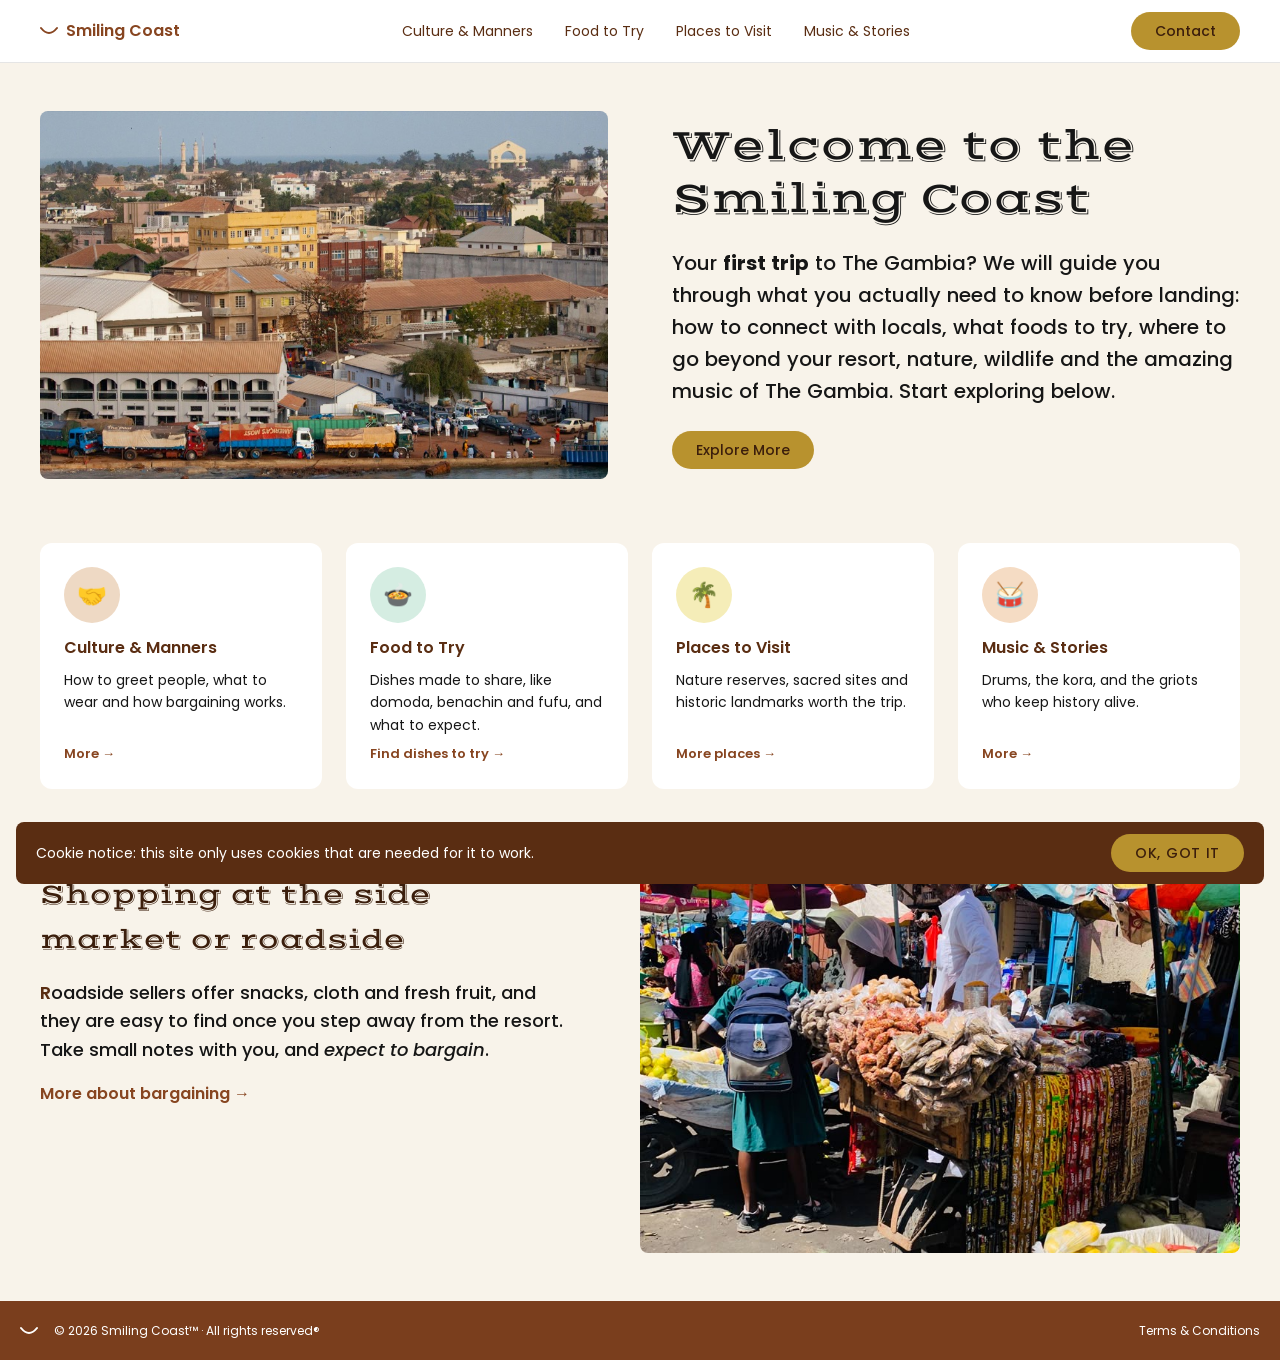
<file: index.html>
<!DOCTYPE html>
<html lang="en">
	<head>
		<meta charset="utf-8">
		<meta name="viewport" content="width=device-width, initial-scale=1">
		<meta name="description" content="A first-timer's travel guide to The Gambia: local manners, food to try, places to visit and the music of the Smiling Coast.">
		<meta name="keywords" content="Gambia, travel guide, Banjul, Gambian food, kora music">
		<meta name="author" content="M. Juwara">
		<title>Smiling Coast Guide | Home</title>
		<link rel="icon" type="image/svg+xml" href="img/favicon.svg">
		<link rel="stylesheet" type="text/css" href="https://fonts.googleapis.com/css2?family=Poppins:wght@400;500;600&amp;family=Vast+Shadow&amp;display=swap">
		<link rel="stylesheet" type="text/css" href="css/style.css">
	</head>
	<body>
		<header class="site-header">
			<a class="logo" href="index.html">
				<svg class="logo-svg" width="18" height="10" viewBox="0 0 18 10"><path d="M1 2 Q9 12 17 2" fill="none" stroke="currentColor" stroke-width="2" stroke-linecap="round"/></svg>
				Smiling Coast
			</a>
			<nav class="site-nav">
				<ul>
					<li><a href="culture.html">Culture &amp; Manners</a></li>
					<li><a href="food.html">Food to Try</a></li>
					<li><a href="place.html">Places to Visit</a></li>
					<li><a href="music.html">Music &amp; Stories</a></li>
				</ul>
			</nav>
			<a class="btn" href="contact.html">Contact</a>
		</header>

		<main>
			<section class="hero">
				<figure class="hero-image">
					<img src="img/coverImage-banner.jpg" alt="Aerial view of the Banjul waterfront" title="The Banjul capital city">
					<figcaption class="visually-hidden">Banjul, The Gambia</figcaption>
				</figure>
				<header class="hero-content">
					<h1>Welcome to the Smiling Coast</h1>
					<p class="hero-text">Your <strong>first trip</strong> to The Gambia? We will guide you through what you actually need to know before landing: how to connect with locals, what foods to try, where to go beyond your resort, nature, wildlife and the amazing music of The Gambia. Start exploring below.</p>
					<a class="btn" href="#explore">Explore More</a>
				</header>
			</section>

			<section class="explore" id="explore">
				<h2 class="visually-hidden">Explore the guide</h2>
				<ul class="card-grid">
					<li>
						<a class="card culture-card" href="culture.html">
							<span class="card-icon">&#129309;</span>
							<h3 class="card-label">Culture &amp; Manners</h3>
							<p class="card-text">How to greet people, what to wear and how bargaining works.</p>
							<span class="card-more">More &rarr;</span>
						</a>
					</li>
					<li>
						<a class="card food-card" href="food.html">
							<span class="card-icon">&#127858;</span>
							<h3 class="card-label">Food to Try</h3>
							<p class="card-text">Dishes made to share, like domoda, benachin and fufu, and what to expect.</p>
							<span class="card-more">Find dishes to try &rarr;</span>
						</a>
					</li>
					<li>
						<a class="card place-card" href="place.html">
							<span class="card-icon">&#127796;</span>
							<h3 class="card-label">Places to Visit</h3>
							<p class="card-text">Nature reserves, sacred sites and historic landmarks worth the trip.</p>
							<span class="card-more">More places &rarr;</span>
						</a>
					</li>
					<li>
						<a class="card music-card" href="music.html">
							<span class="card-icon">&#129345;</span>
							<h3 class="card-label">Music &amp; Stories</h3>
							<p class="card-text">Drums, the kora, and the griots who keep history alive.</p>
							<span class="card-more">More &rarr;</span>
						</a>
					</li>
				</ul>
			</section>

			<article class="market">
				<figure class="market-image">
					<img src="img/marketSide.JPG" alt="Side market, roadside stall sellings snacks, dried fish." title="A roadside market outside Banjul">
					<figcaption class="visually-hidden">Roadside stalls are where everyday life happens.</figcaption>
				</figure>
				<h2 class="media-h2">Shopping at the side market or roadside</h2>
				<p class="market-text">Roadside sellers offer snacks, cloth and fresh fruit, and they are easy to find once you step away from the resort. Take small notes with you, and <em>expect to bargain</em>.</p>
				<p class="market-more"><a href="culture.html">More about bargaining &rarr;</a></p>
			</article>
		</main>

		<footer class="site-footer">
			<p class="footer-info">
				<svg class="logo-icon" width="18" height="10" viewBox="0 0 18 10"><path d="M1 2 Q9 12 17 2" fill="none" stroke="currentColor" stroke-width="2" stroke-linecap="round"/></svg>
				<span class="footer-copy">&copy; 2026 Smiling Coast&trade; &middot; All rights reserved&reg;</span>
			</p>
			<ul class="footer-links">
				<li><a href="terms.html">Terms &amp; Conditions</a></li>
			</ul>
		</footer>

		<aside class="cookies" id="cookies">
			<p>Cookie notice: this site only uses cookies that are needed for it to work.</p>
			<a class="btn" href="#cookies">OK, got it</a>
		</aside>
	</body>
</html>
</file>
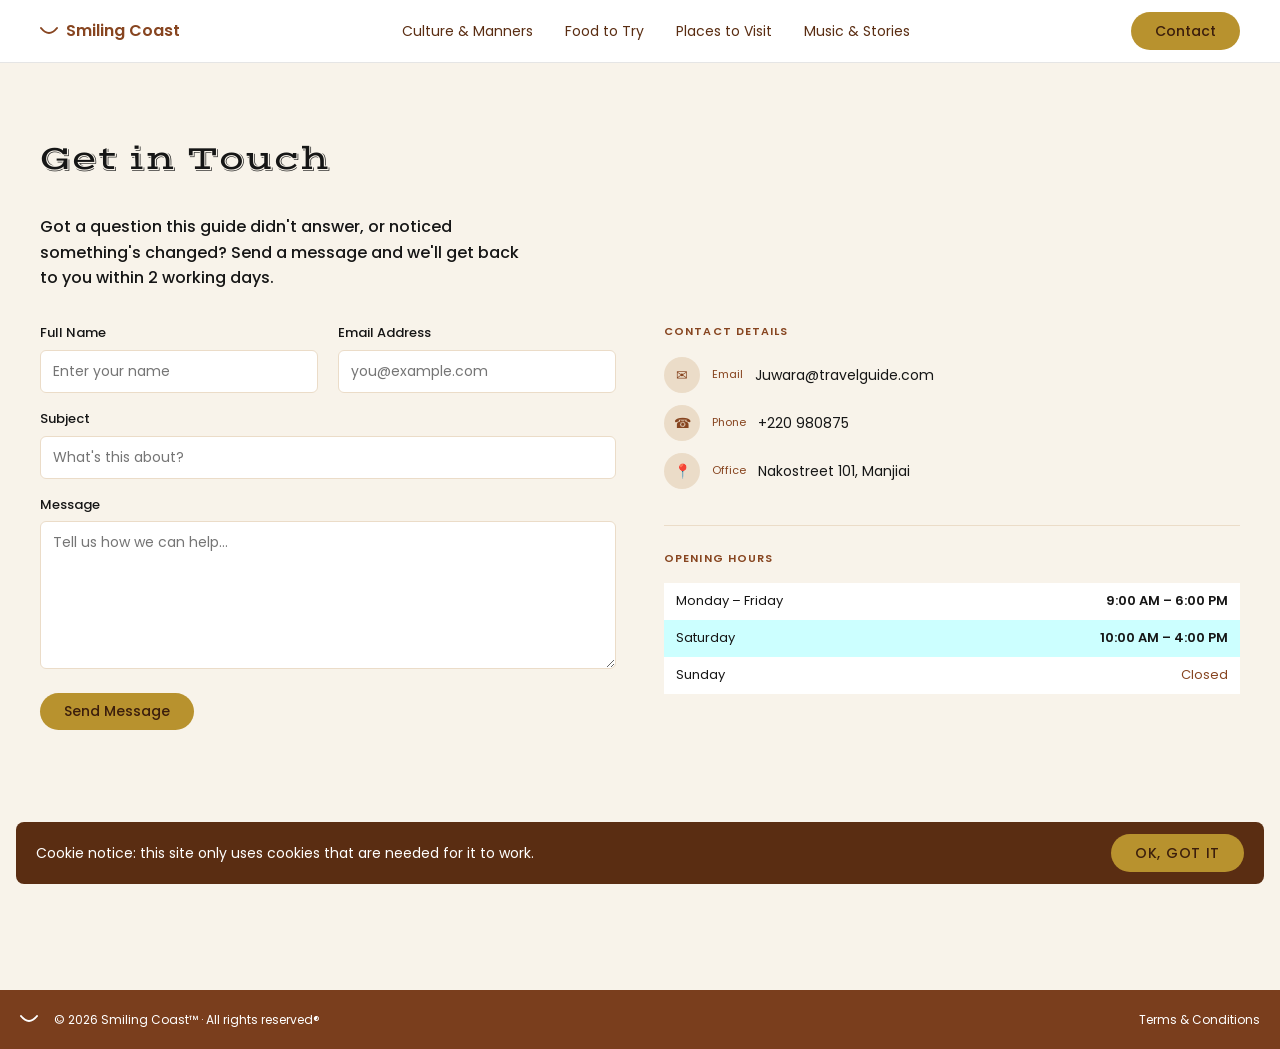
<file: contact.html>
<!DOCTYPE html>
<html lang="en">
<head>
	<meta charset="utf-8">
	<meta name="viewport" content="width=device-width, initial-scale=1">
	<meta name="description" content="Questions about travelling to the Gambia? Send the Smiling Coast guide a message, or find our email, phone number and opening hours.">
	<meta name="keywords" content="Gambia, contact, travel guide, opening hours, Smiling Coast">
	<meta name="author" content="M. Juwara">
	<title>Contact</title>
	<link rel="icon" type="image/svg+xml" href="img/favicon.svg">
	<link rel="stylesheet" type="text/css" href="https://fonts.googleapis.com/css2?family=Poppins:wght@400;500;600&amp;family=Vast+Shadow&amp;display=swap">
	<link rel="stylesheet" type="text/css" href="css/style.css">
</head>
<body>
	<header class="site-header">
		<a class="logo" href="index.html">
			<svg class="logo-svg" width="18" height="10" viewBox="0 0 18 10"><path d="M1 2 Q9 12 17 2" fill="none" stroke="currentColor" stroke-width="2" stroke-linecap="round"/></svg>
			Smiling Coast
		</a>
		<nav class="site-nav">
			<ul>
				<li><a href="culture.html">Culture &amp; Manners</a></li>
				<li><a href="food.html">Food to Try</a></li>
				<li><a href="place.html">Places to Visit</a></li>
				<li><a href="music.html">Music &amp; Stories</a></li>
			</ul>
		</nav>
		<a class="btn" href="contact.html" aria-current="page">Contact</a>
	</header>

	<main>
		<section class="contact-intro">
			<h1 class="culture-h1">Get in Touch</h1>
			<p>Got a question this guide didn't answer, or noticed something's changed? Send a message and we'll get back to you within 2 working days.</p>
		</section>

		<section class="contact-layout">
			<h2 class="visually-hidden">Send a message</h2>
			<form class="contact-form" action="#" method="post">
				<fieldset>
					<legend class="visually-hidden">Send us a message</legend>
					<p class="field">
						<label for="name">Full Name</label>
						<input type="text" id="name" name="name" placeholder="Enter your name" required>
					</p>
					<p class="field">
						<label for="email">Email Address</label>
						<input type="email" id="email" name="email" placeholder="you@example.com" required>
					</p>
					<p class="field field-full">
						<label for="subject">Subject</label>
						<input type="text" id="subject" name="subject" placeholder="What's this about?">
					</p>
					<p class="field field-full">
						<label for="message">Message</label>
						<textarea id="message" name="message" rows="6" placeholder="Tell us how we can help..." required></textarea>
					</p>
					<p class="field-full">
						<input class="btn" type="submit" value="Send Message">
					</p>
				</fieldset>
			</form>

			<aside class="contact-info">
				<h2 class="contact-label">Contact details</h2>
				<address>
					<ul class="contact-list">
						<li>
							<span class="contact-icon">&#9993;</span>
							<span class="contact-small">Email</span>
							<a href="mailto:Juwara@travelguide.com">Juwara@travelguide.com</a>
						</li>
						<li>
							<span class="contact-icon">&#9742;</span>
							<span class="contact-small">Phone</span>
							<a href="tel:+220980875">+220 980875</a>
						</li>
						<li>
							<span class="contact-icon">&#128205;</span>
							<span class="contact-small">Office</span>
							Nakostreet 101, Manjiai
						</li>
					</ul>
				</address>

				<table class="hours-table">
					<caption class="contact-label">Opening hours</caption>
					<tbody>
						<tr>
							<th>Monday &ndash; Friday</th>
							<td>9:00 AM &ndash; 6:00 PM</td>
						</tr>
						<tr>
							<th>Saturday</th>
							<td>10:00 AM &ndash; 4:00 PM</td>
						</tr>
						<tr>
							<th>Sunday</th>
							<td class="closed">Closed</td>
						</tr>
					</tbody>
				</table>

				<iframe class="contact-map" src="https://www.google.com/maps/embed?pb=!1m18!1m12!1m3!1d31475.47258405429!2d-16.66503043854973!3d13.457594451883418!2m3!1f0!2f0!3f0!3m2!1i1024!2i768!4f13.1!3m3!1m2!1s0xec29c2965af3807%3A0xa1e31751fbae2c52!2sBanjul%2C%20The%20Gambia!5e0!3m2!1sen!2snl!4v1792010784410!5m2!1sen!2snl" title="Map of Banjul, The Gambia"></iframe>
			</aside>
		</section>
	</main>

	<footer class="site-footer">
		<p class="footer-info">
			<svg class="logo-icon" width="18" height="10" viewBox="0 0 18 10"><path d="M1 2 Q9 12 17 2" fill="none" stroke="currentColor" stroke-width="2" stroke-linecap="round"/></svg>
			<span class="footer-copy">&copy; 2026 Smiling Coast&trade; &middot; All rights reserved&reg;</span>
		</p>
		<ul class="footer-links">
			<li><a href="terms.html">Terms &amp; Conditions</a></li>
		</ul>
	</footer>

	<aside class="cookies" id="cookies">
		<p>Cookie notice: this site only uses cookies that are needed for it to work.</p>
		<a class="btn" href="#cookies">OK, got it</a>
	</aside>
</body>
</html>
</file>
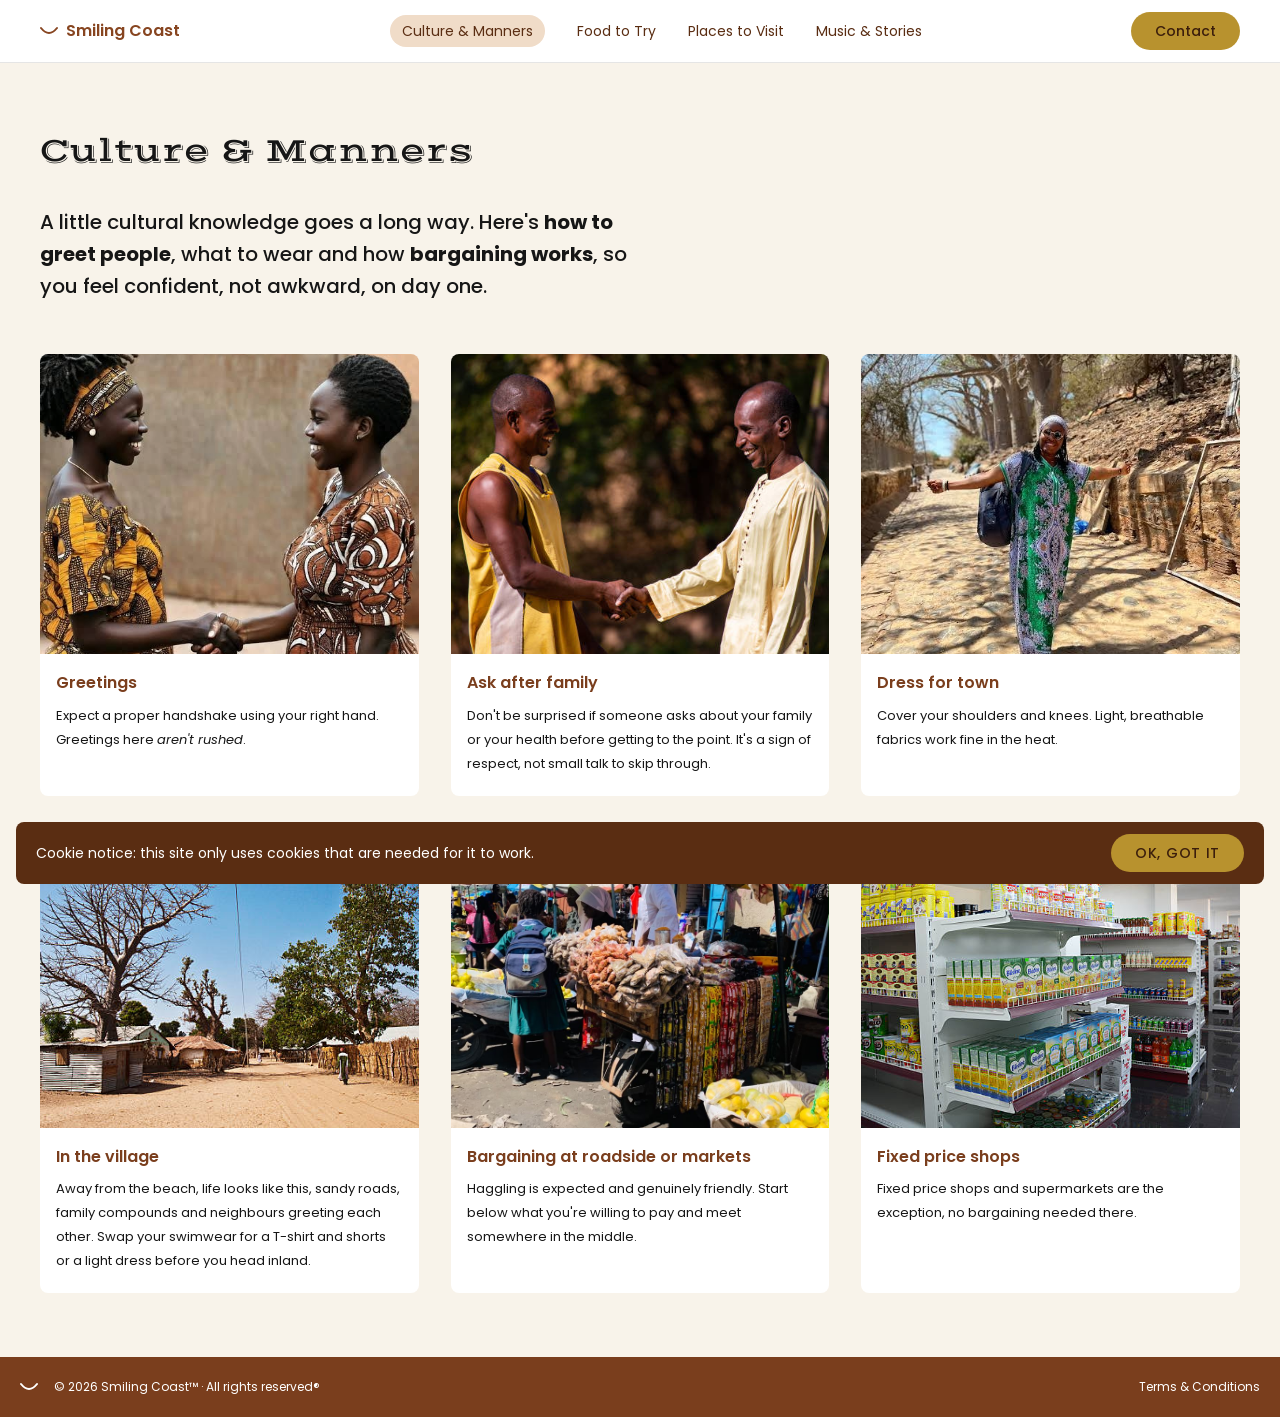
<file: culture.html>
<!DOCTYPE html>
<html lang="en">
<head>
	<meta charset="utf-8">
	<meta name="viewport" content="width=device-width, initial-scale=1">
	<meta name="description" content="How to greet people, what to wear and how to behave as a guest in the Gambia, so you feel at home on the Smiling Coast.">
	<meta name="keywords" content="Gambia, culture, manners, greetings, dress code">
	<meta name="author" content="M. Juwara">
	<title>Culture &amp; Manners</title>
	<link rel="icon" type="image/svg+xml" href="img/favicon.svg">
	<link rel="stylesheet" type="text/css" href="https://fonts.googleapis.com/css2?family=Poppins:wght@400;500;600&amp;family=Vast+Shadow&amp;display=swap">
	<link rel="stylesheet" type="text/css" href="css/style.css">
</head>
<body>
	<header class="site-header">
		<a class="logo" href="index.html">
			<svg class="logo-svg" width="18" height="10" viewBox="0 0 18 10"><path d="M1 2 Q9 12 17 2" fill="none" stroke="currentColor" stroke-width="2" stroke-linecap="round"/></svg>
			Smiling Coast
		</a>
		<nav class="site-nav">
			<ul>
				<li><a class="nav-culture" href="culture.html" aria-current="page">Culture &amp; Manners</a></li>
				<li><a href="food.html">Food to Try</a></li>
				<li><a href="place.html">Places to Visit</a></li>
				<li><a href="music.html">Music &amp; Stories</a></li>
			</ul>
		</nav>
		<a class="btn" href="contact.html">Contact</a>
	</header>

	<main>
		<section class="culture-intro">
			<h1 class="culture-h1">Culture &amp; Manners</h1>
			<p>A little cultural knowledge goes a long way. Here's <strong>how to greet people</strong>, what to wear and how <strong>bargaining works</strong>, so you feel confident, not awkward, on day one.</p>
		</section>

		<section class="greetings-section">
			<h2 class="visually-hidden">Greetings, dress and bargaining</h2>
			<ul class="greetings-list">
				<li>
					<article class="greetings-card">
						<figure>
							<img src="img/greeting.png" alt="Two women shaking hands and smiling" title="Greetings">
							<figcaption class="visually-hidden">A handshake with the right hand is the usual way to say hello.</figcaption>
						</figure>
						<h3>Greetings</h3>
						<p>Expect a proper handshake using your right hand. Greetings here <em>aren't rushed</em>.</p>
					</article>
				</li>
				<li>
					<article class="greetings-card">
						<figure>
							<img src="img/familyGreeting.jpg" alt="Two men laughing together while shaking hands outdoors" title="Greetings">
							<figcaption class="visually-hidden">Asking about someone's family is part of saying hello.</figcaption>
						</figure>
						<h3>Ask after family</h3>
						<p>Don't be surprised if someone asks about your family or your health before getting to the point. It's a sign of respect, not small talk to skip through.</p>
					</article>
				</li>
				<li>
					<article class="greetings-card">
						<figure>
							<img src="img/dressCode.png" alt="Woman in a long green patterned dress standing on a sandy path under trees" title="Dressing for town">
							<figcaption class="visually-hidden">A long, light dress covers shoulders and knees and stays cool.</figcaption>
						</figure>
						<h3>Dress for town</h3>
						<p>Cover your shoulders and knees. Light, breathable fabrics work fine in the heat.</p>
					</article>
				</li>
				<li>
					<article class="greetings-card">
						<figure>
							<img src="img/village.jpg" alt="Sandy village road with a large baobab tree and small houses" title="village">
							<figcaption class="visually-hidden">A village look</figcaption>
						</figure>
						<h3>In the village</h3>
						<p>Away from the beach, life looks like this, sandy roads, family compounds and neighbours greeting each other. Swap your swimwear for a T-shirt and shorts or a light dress before you head inland.</p>
					</article>
				</li>
				<li>
					<article class="greetings-card">
						<figure>
							<img src="img/marketSide.JPG" alt="Busy market stall under colorful umbrellas, with a vendor selling food to a shopper" title="Road market">
							<figcaption class="visually-hidden">At open markets or roadside, prices are agreed by bargaining</figcaption>
						</figure>
						<h3>Bargaining at roadside or markets</h3>
						<p>Haggling is expected and genuinely friendly. Start below what you're willing to pay and meet somewhere in the middle.</p>
					</article>
				</li>
				<li>
					<article class="greetings-card">
						<figure>
							<img src="img/supermarket.jpg" alt="Supermarket shelves stocked with packaged food, juice cartons and canned drinks" title="Supermarket">
							<figcaption class="visually-hidden">In supermarkets, the price on the shelf is the price you pay.</figcaption>
						</figure>
						<h3>Fixed price shops</h3>
						<p>Fixed price shops and supermarkets are the exception, no bargaining needed there.</p>
					</article>
				</li>
			</ul>
		</section>
	</main>

	<footer class="site-footer">
		<p class="footer-info">
			<svg class="logo-icon" width="18" height="10" viewBox="0 0 18 10"><path d="M1 2 Q9 12 17 2" fill="none" stroke="currentColor" stroke-width="2" stroke-linecap="round"/></svg>
			<span class="footer-copy">&copy; 2026 Smiling Coast&trade; &middot; All rights reserved&reg;</span>
		</p>
		<ul class="footer-links">
			<li><a href="terms.html">Terms &amp; Conditions</a></li>
		</ul>
	</footer>

	<aside class="cookies" id="cookies">
		<p>Cookie notice: this site only uses cookies that are needed for it to work.</p>
		<a class="btn" href="#cookies">OK, got it</a>
	</aside>
</body>
</html>
</file>
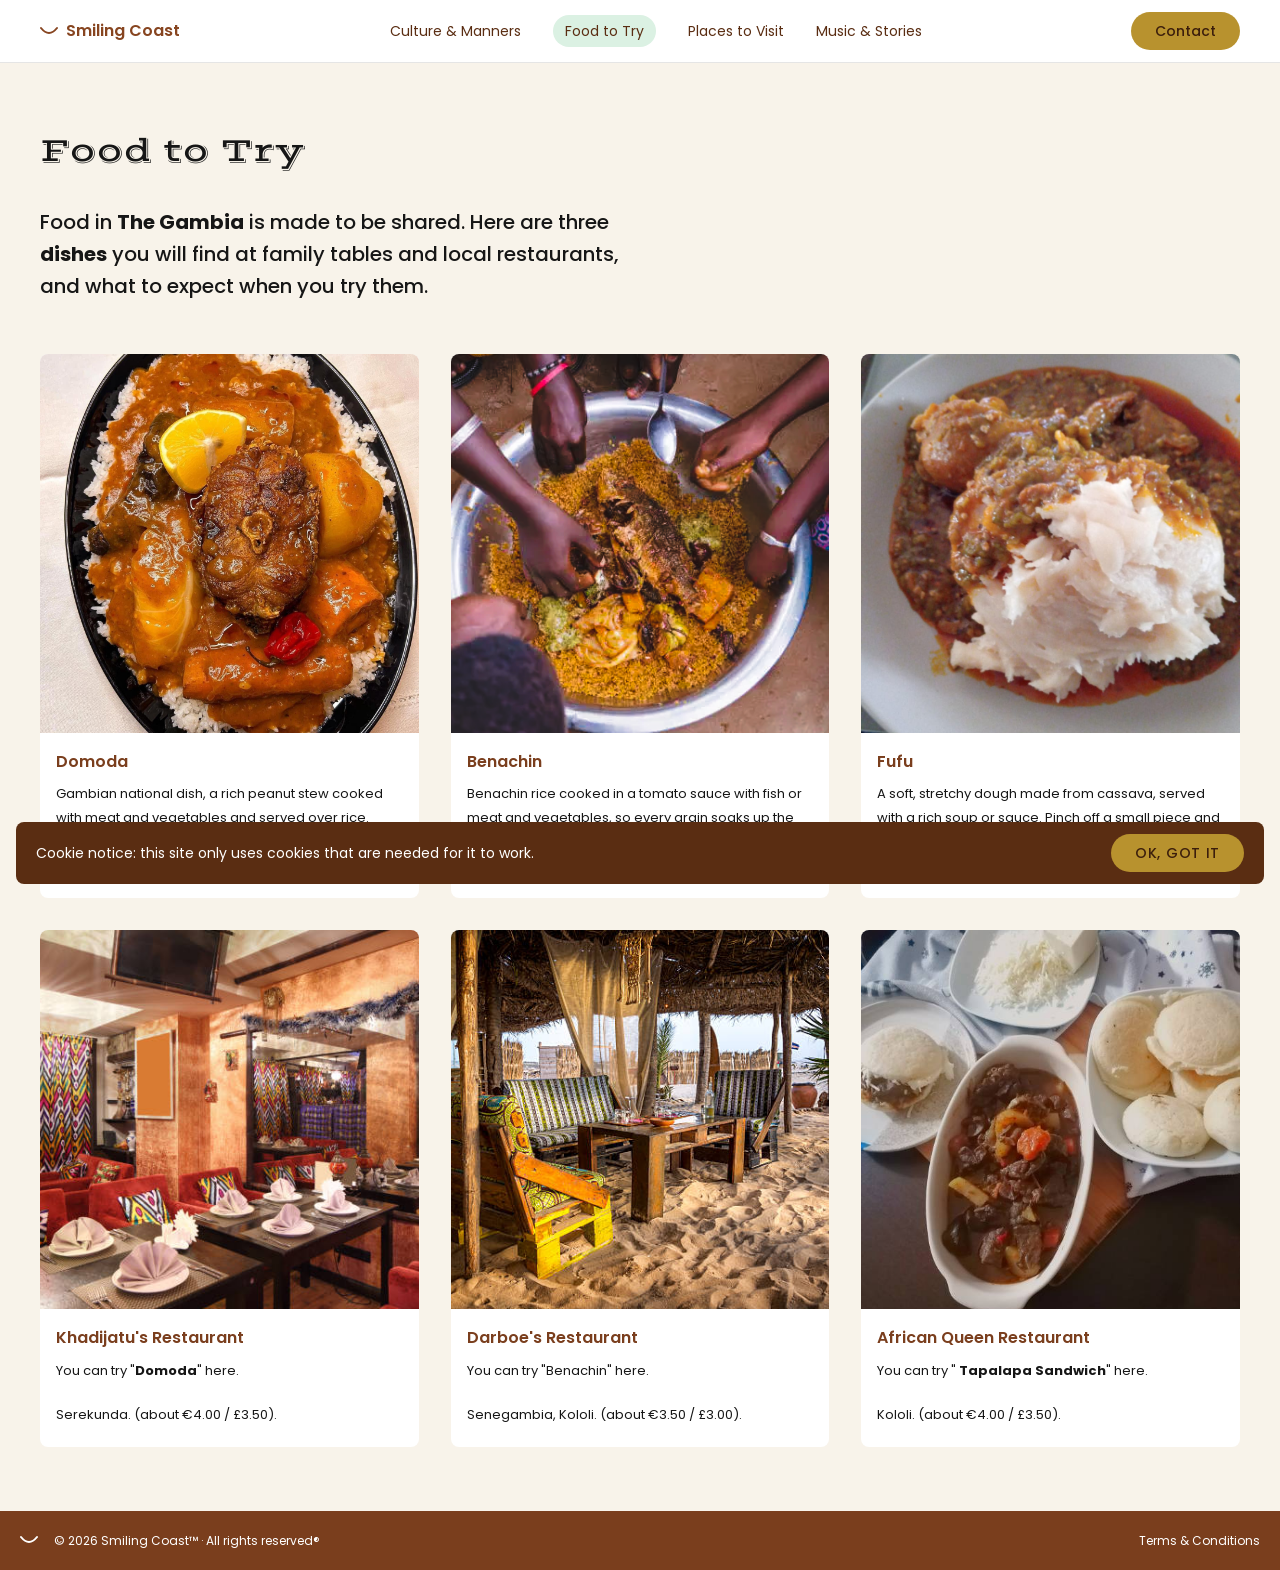
<file: food.html>
<!DOCTYPE html>
<html lang="en">
<head>
	<meta charset="utf-8">
	<meta name="viewport" content="width=device-width, initial-scale=1">
	<meta name="description" content="Gambian dishes locals really eat, like domoda, benachin and fufu, and what to expect when you order them on the Smiling Coast.">
	<meta name="keywords" content="Gambia, Gambian food, domoda, benachin, fufu">
	<meta name="author" content="M. Juwara">
	<title>Food to Try</title>
	<link rel="icon" type="image/svg+xml" href="img/favicon.svg">
	<link rel="stylesheet" type="text/css" href="https://fonts.googleapis.com/css2?family=Poppins:wght@400;500;600&amp;family=Vast+Shadow&amp;display=swap">
	<link rel="stylesheet" type="text/css" href="css/style.css">
</head>
<body>
	<header class="site-header">
		<a class="logo" href="index.html">
			<svg class="logo-svg" width="18" height="10" viewBox="0 0 18 10"><path d="M1 2 Q9 12 17 2" fill="none" stroke="currentColor" stroke-width="2" stroke-linecap="round"/></svg>
			Smiling Coast
		</a>
		<nav class="site-nav">
			<ul>
				<li><a href="culture.html">Culture &amp; Manners</a></li>
				<li><a class="nav-food" href="food.html" aria-current="page">Food to Try</a></li>
				<li><a href="place.html">Places to Visit</a></li>
				<li><a href="music.html">Music &amp; Stories</a></li>
			</ul>
		</nav>
		<a class="btn" href="contact.html">Contact</a>
	</header>

	<main>
		<section class="culture-intro">
			<h1 class="culture-h1">Food to Try</h1>
			<p>Food in <strong>The Gambia</strong> is made to be shared. Here are three <strong>dishes</strong> you will find at family tables and local restaurants, and what to expect when you try them.</p>
		</section>

		<section class="greetings-section">
			<h2 class="visually-hidden">Dishes to try</h2>
			<ul class="greetings-list food-list">
				<li>
					<article class="greetings-card">
						<figure>
							<img src="img/domoda.JPG" alt="Domoda on white rice" title="Domoda">
							<figcaption class="visually-hidden">Domoda Gambia's national dish, a peanut stew served over rice.</figcaption>
						</figure>
						<h3>Domoda</h3>
						<p>Gambian national dish, a rich peanut stew cooked with meat and vegetables and served over rice. Squeeze the lemon over it, and go carefully with the hot pepper.</p>
					</article>
				</li>
				<li>
					<article class="greetings-card">
						<figure>
							<img src="img/Benechin.png" alt="A large metal bowl of benachin rice with fish and vegetables, shared by several people" title="Benachin">
							<figcaption class="visually-hidden">Benachin: rice cooked in tomato sauce with fish and vegetables.</figcaption>
						</figure>
						<h3>Benachin</h3>
						<p>Benachin rice cooked in a tomato sauce with fish or meat and vegetables, so every grain soaks up the flavour. Often cooked for family meals and celebrations.</p>
					</article>
				</li>
				<li>
					<article class="greetings-card">
						<figure>
							<img src="img/fufu.JPG" alt="A fluffy white mound of fufu on a plate in an orange and green sauce." title="Fufu">
							<figcaption class="visually-hidden">A plate of fufu in an orange and green sauce.</figcaption>
						</figure>
						<h3>Fufu</h3>
						<p>A soft, stretchy dough made from cassava, served with a rich soup or sauce. Pinch off a small piece and use it to scoop up the sauce.</p>
					</article>
				</li>
				<li>
					<article class="greetings-card">
						<figure>
							<img src="img/Kadija.jpg" alt="Restaurant interior with red chairs, set tables and colourful zigzag curtains" title="Khadijatu's Restaurant">
							<figcaption class="visually-hidden">Khadijatu's Restaurant in Serekunda.</figcaption>
						</figure>
						<h3>Khadijatu's Restaurant</h3>
						<p>You can try &quot;<strong>Domoda</strong>&quot; here.</p>
						<p>Serekunda. (about &euro;4.00 / &pound;3.50).</p>
					</article>
				</li>
				<li>
					<article class="greetings-card">
						<figure>
							<img src="img/Darbos.jpg" alt="Beach seating with patterned sofas and a wooden table on the sand under a thatched roof" title="Darboe's Restaurant">
							<figcaption class="visually-hidden">Darboe's Restaurant in Senegambia.</figcaption>
						</figure>
						<h3>Darboe's Restaurant</h3>
						<p>You can try &quot;Benachin&quot; here.</p>
						<p>Senegambia, Kololi. (about &euro;3.50 / &pound;3.00).</p>
					</article>
				</li>
				<li>
					<article class="greetings-card">
						<figure>
							<img src="img/AfricanFufu.jpg" alt="Beef stew with vegetables, served with soft white bread rolls and grated cheese" title="African Queen Restaurant">
							<figcaption class="visually-hidden">African Queen Restaurant in Kololi.</figcaption>
						</figure>
						<h3>African Queen Restaurant</h3>
						<p>You can try &quot; <strong>Tapalapa Sandwich</strong>&quot; here.</p>
						<p>Kololi. (about &euro;4.00 / &pound;3.50).</p>
					</article>
				</li>

			</ul>
		</section>
	</main>

	<footer class="site-footer">
		<p class="footer-info">
			<svg class="logo-icon" width="18" height="10" viewBox="0 0 18 10"><path d="M1 2 Q9 12 17 2" fill="none" stroke="currentColor" stroke-width="2" stroke-linecap="round"/></svg>
			<span class="footer-copy">&copy; 2026 Smiling Coast&trade; &middot; All rights reserved&reg;</span>
		</p>
		<ul class="footer-links">
			<li><a href="terms.html">Terms &amp; Conditions</a></li>
		</ul>
	</footer>

	<aside class="cookies" id="cookies">
		<p>Cookie notice: this site only uses cookies that are needed for it to work.</p>
		<a class="btn" href="#cookies">OK, got it</a>
	</aside>
</body>
</html>
</file>
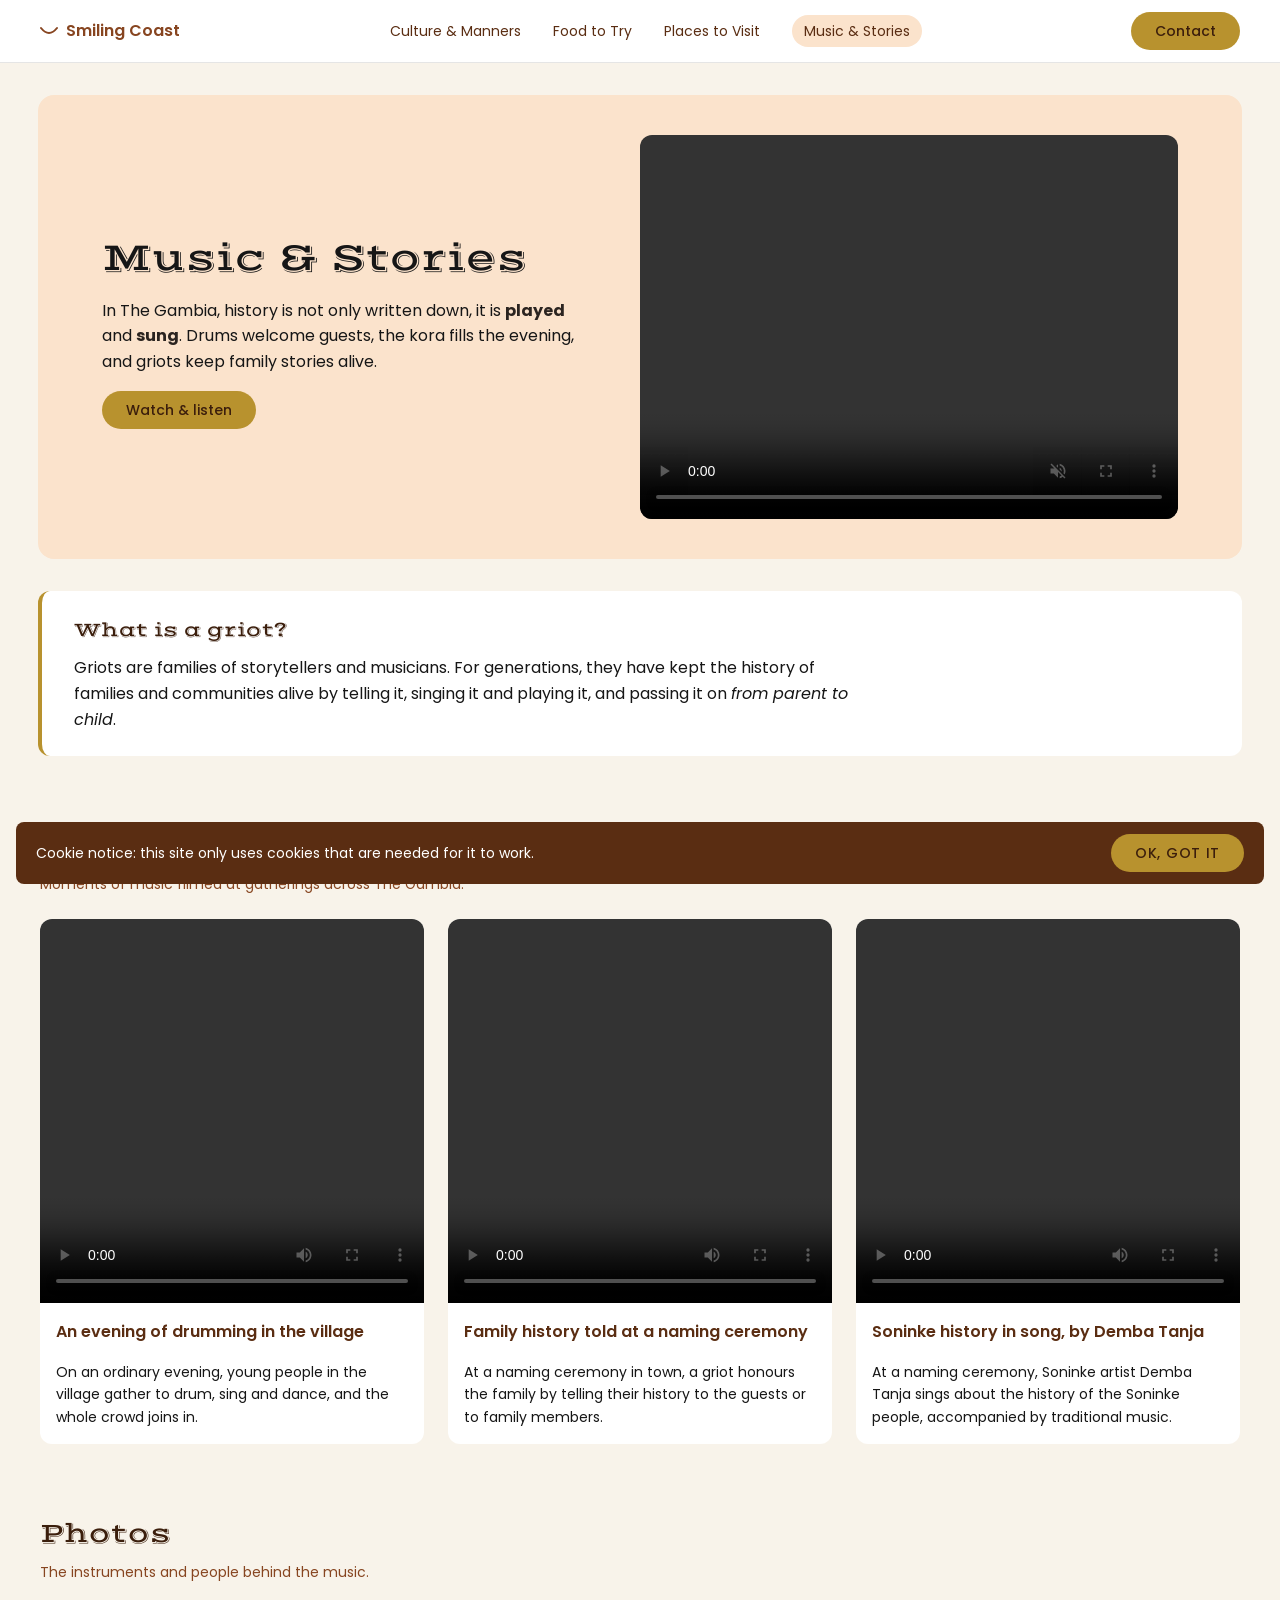
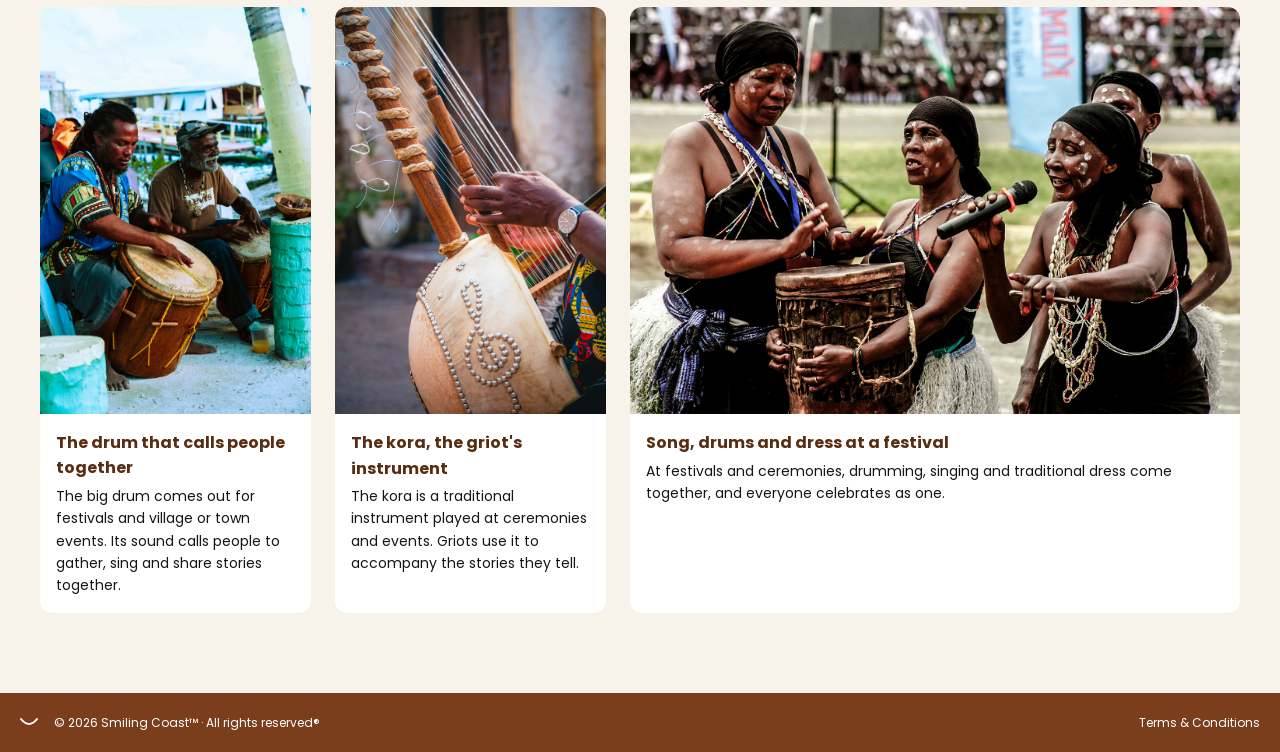
<file: music.html>
<!DOCTYPE html>
<html lang="en">
<head>
	<meta charset="utf-8">
	<meta name="viewport" content="width=device-width, initial-scale=1">
	<meta name="description" content="Watch, listen and look closer at Gambian music: drumming, the kora and griots who keep family histories alive in song.">
	<meta name="keywords" content="Gambia, music, kora, griot, drumming">
	<meta name="author" content="M. Juwara">
	<title>Music &amp; Stories</title>
	<link rel="icon" type="image/svg+xml" href="img/favicon.svg">
	<link rel="stylesheet" type="text/css" href="https://fonts.googleapis.com/css2?family=Poppins:wght@400;500;600&amp;family=Vast+Shadow&amp;display=swap">
	<link rel="stylesheet" type="text/css" href="css/style.css">
</head>
<body>
	<header class="site-header">
		<a class="logo" href="index.html">
			<svg class="logo-svg" width="18" height="10" viewBox="0 0 18 10"><path d="M1 2 Q9 12 17 2" fill="none" stroke="currentColor" stroke-width="2" stroke-linecap="round"/></svg>
			Smiling Coast
		</a>
		<nav class="site-nav">
			<ul>
				<li><a href="culture.html">Culture &amp; Manners</a></li>
				<li><a href="food.html">Food to Try</a></li>
				<li><a href="place.html">Places to Visit</a></li>
				<li><a class="nav-music" href="music.html" aria-current="page">Music &amp; Stories</a></li>
			</ul>
		</nav>
		<a class="btn" href="contact.html">Contact</a>
	</header>

	<main>
		<section class="music-hero">
			<header class="music-hero-text">
				<h1 class="music-h1">Music &amp; Stories</h1>
				<p>In The Gambia, history is not only written down, it is <strong>played</strong> and <strong>sung</strong>. Drums welcome guests, the kora fills the evening, and griots keep family stories alive.</p>
				<a class="btn" href="#media">Watch &amp; listen</a>
			</header>
			<video class="hero-video" src="media/drum.MP4" autoplay muted loop controls></video>
		</section>

		<aside class="griot-box">
			<h2>What is a griot?</h2>
			<p>Griots are families of storytellers and musicians. For generations, they have kept the history of families and communities alive by telling it, singing it and playing it, and passing it on <em>from parent to child</em>.</p>
		</aside>

		<section class="media-section" id="media">
			<h2 class="media-h2">Videos</h2>
			<p class="media-intro">Moments of music filmed at gatherings across The Gambia.</p>
			<ul class="video-grid">
				<li>
					<article class="media-card">
						<video src="media/drumStory.MP4" controls>Your browser does not support video.</video>
						<h3>An evening of drumming in the village</h3>
						<p>On an ordinary evening, young people in the village gather to drum, sing and dance, and the whole crowd joins in.</p>
					</article>
				</li>
				<li>
					<article class="media-card">
						<video src="media/Story.MP4" controls>Your browser does not support video.</video>
						<h3>Family history told at a naming ceremony</h3>
						<p>At a naming ceremony in town, a griot honours the family by telling their history to the guests or to family members.</p>
					</article>
				</li>
				<li>
					<article class="media-card">
						<video src="media/musicStory.MP4" controls>Your browser does not support video.</video>
						<h3>Soninke history in song, by Demba Tanja</h3>
						<p>At a naming ceremony, Soninke artist Demba Tanja sings about the history of the Soninke people, accompanied by traditional music.</p>
					</article>
				</li>
			</ul>
		</section>

		<section class="media-section">
			<h2 class="media-h2">Photos</h2>
			<p class="media-intro">The instruments and people behind the music.</p>
			<ul class="photo-row">
				<li class="photo-tall">
					<figure class="media-card">
						<img src="img/drum.jpg" alt="The drum that calls people together" title="The big drum">
						<figcaption><strong>The drum that calls people together</strong> The big drum comes out for festivals and village or town events. Its sound calls people to gather, sing and share stories together.</figcaption>
					</figure>
				</li>
				<li class="photo-tall">
					<figure class="media-card">
						<img src="img/kora.jpg" alt="The kora, the griot's instrument" title="The kora">
						<figcaption><strong>The kora, the griot's instrument</strong> The kora is a traditional instrument played at ceremonies and events. Griots use it to accompany the stories they tell.</figcaption>
					</figure>
				</li>
				<li class="photo-wide">
					<figure class="media-card">
						<img src="img/Drumming.jpg" alt="Women in traditional dress with shell necklaces and painted faces singing into a microphone and playing a drum at an outdoor festival" title="Festival celebration">
						<figcaption><strong>Song, drums and dress at a festival</strong> At festivals and ceremonies, drumming, singing and traditional dress come together, and everyone celebrates as one.</figcaption>
					</figure>
				</li>
			</ul>
		</section>
	</main>

	<footer class="site-footer">
		<p class="footer-info">
			<svg class="logo-icon" width="18" height="10" viewBox="0 0 18 10"><path d="M1 2 Q9 12 17 2" fill="none" stroke="currentColor" stroke-width="2" stroke-linecap="round"/></svg>
			<span class="footer-copy">&copy; 2026 Smiling Coast&trade; &middot; All rights reserved&reg;</span>
		</p>
		<ul class="footer-links">
			<li><a href="terms.html">Terms &amp; Conditions</a></li>
		</ul>
	</footer>

	<aside class="cookies" id="cookies">
		<p>Cookie notice: this site only uses cookies that are needed for it to work.</p>
		<a class="btn" href="#cookies">OK, got it</a>
	</aside>
</body>
</html>
</file>
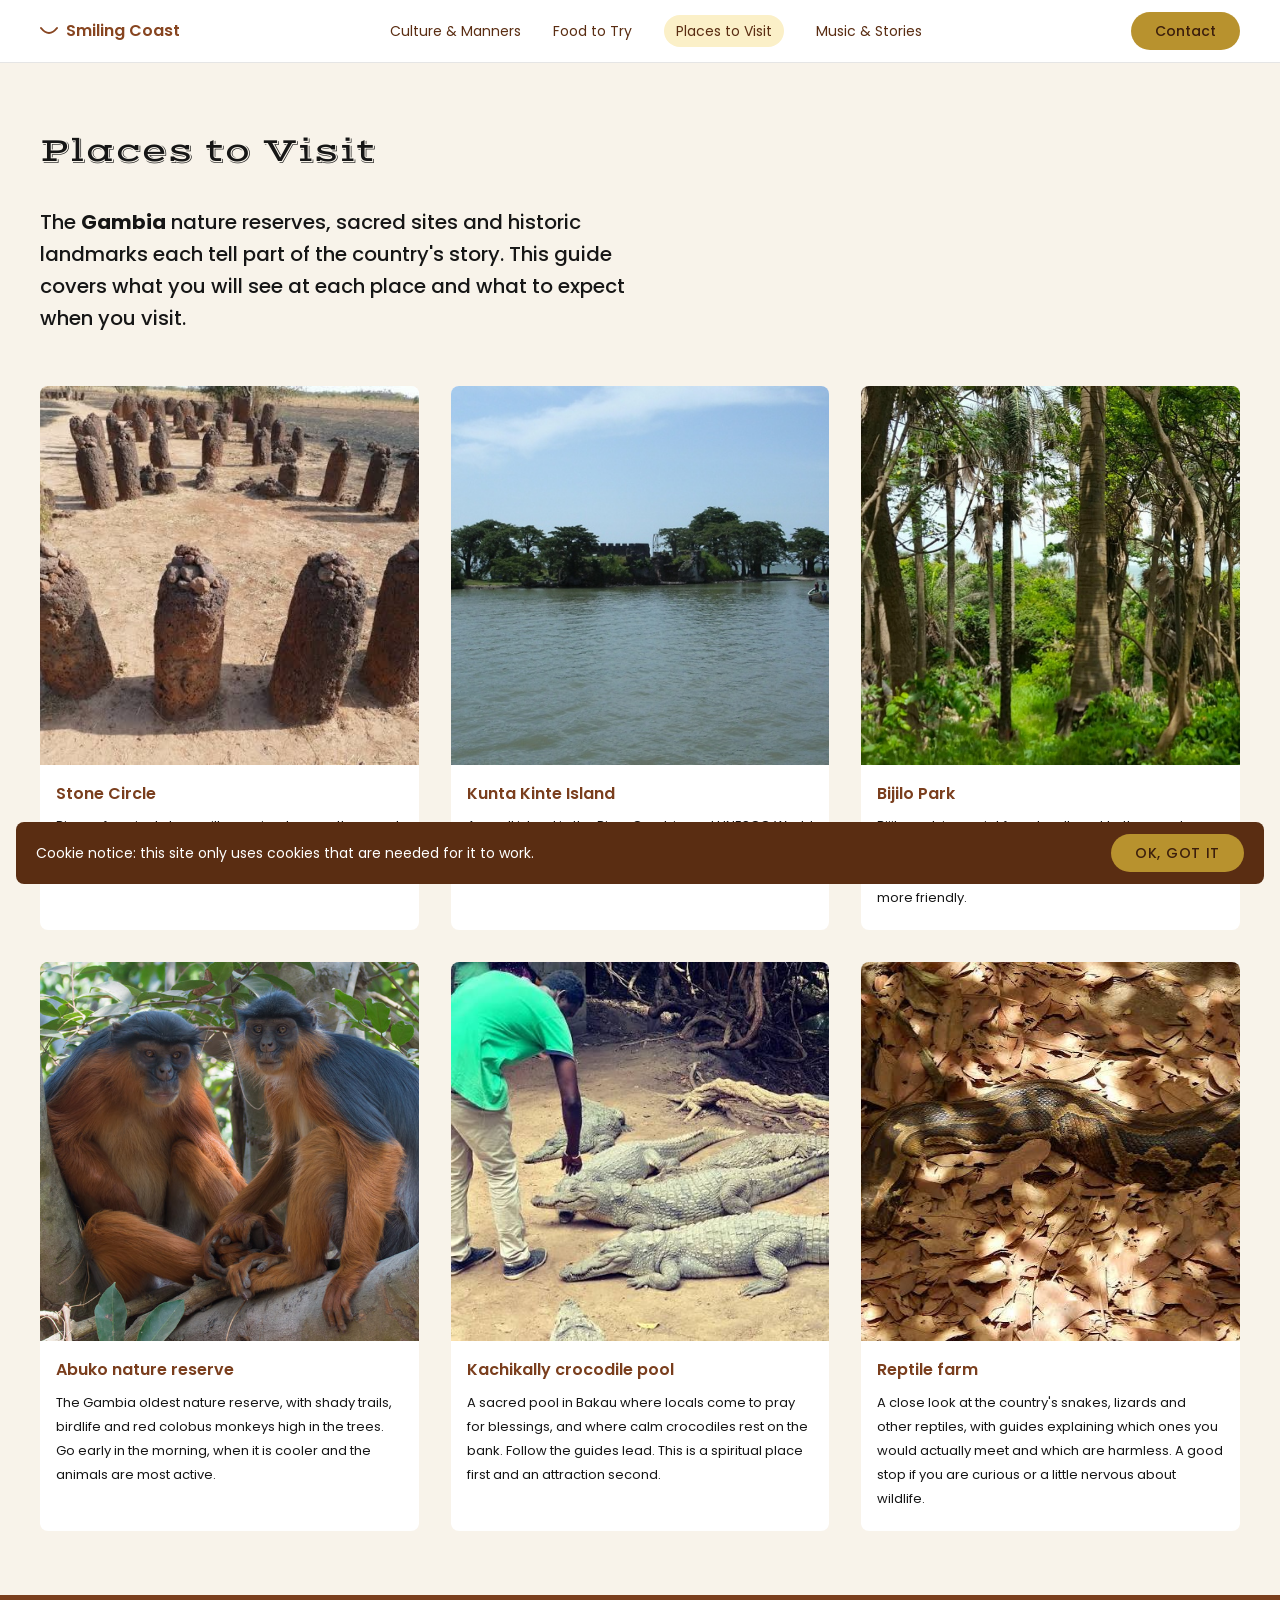
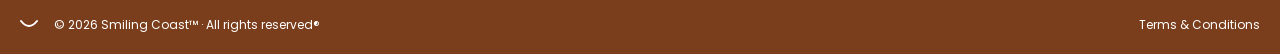
<file: place.html>
<!DOCTYPE html>
<html lang="en">
<head>
	<meta charset="utf-8">
	<meta name="viewport" content="width=device-width, initial-scale=1">
	<meta name="description" content="Nature reserves, sacred sites and historic landmarks in the Gambia, with what you will see and what to expect at each place.">
	<meta name="keywords" content="Gambia, places to visit, nature reserves, Kunta Kinteh Island, Wassu stone circles">
	<meta name="author" content="M. Juwara">
	<title>Places to Visit</title>
	<link rel="icon" type="image/svg+xml" href="img/favicon.svg">
	<link rel="stylesheet" type="text/css" href="https://fonts.googleapis.com/css2?family=Poppins:wght@400;500;600&amp;family=Vast+Shadow&amp;display=swap">
	<link rel="stylesheet" type="text/css" href="css/style.css">
</head>
<body>
	<header class="site-header">
		<a class="logo" href="index.html">
			<svg class="logo-svg" width="18" height="10" viewBox="0 0 18 10"><path d="M1 2 Q9 12 17 2" fill="none" stroke="currentColor" stroke-width="2" stroke-linecap="round"/></svg>
			Smiling Coast
		</a>
		<nav class="site-nav">
			<ul>
				<li><a href="culture.html">Culture &amp; Manners</a></li>
				<li><a href="food.html">Food to Try</a></li>
				<li><a class="nav-place" href="place.html" aria-current="page">Places to Visit</a></li>
				<li><a href="music.html">Music &amp; Stories</a></li>
			</ul>
		</nav>
		<a class="btn" href="contact.html">Contact</a>
	</header>

	<main>
		<section class="culture-intro">
			<h1 class="culture-h1">Places to Visit</h1>
			<p>The <strong>Gambia</strong> nature reserves, sacred sites and historic landmarks each tell part of the country's story. This guide covers what you will see at each place and what to expect when you visit.</p>
		</section>

		<section class="greetings-section">
			<h2 class="visually-hidden">Nature, sacred sites and landmarks</h2>
			<ul class="greetings-list food-list">
				<li>
					<article class="greetings-card">
						<figure>
							<img src="img/stoneCircle.png" alt="Rows of ancient stone pillars standing in a sandy field" title="Stone Circle">
							<figcaption class="visually-hidden">Ancient stone pillars standing in a circle.</figcaption>
						</figure>
						<h3>Stone Circle</h3>
						<p>Rings of ancient stone pillars, raised over a thousand years ago and listed by UNESCO. It is a long drive inland, so plan a full day or an overnight trip.</p>
					</article>
				</li>
				<li>
					<article class="greetings-card">
						<figure>
							<img src="img/kuntaIsland.jpg" alt="A small island with trees and old ruins in the River Gambia, with a boat nearby" title="Kunta Kinte Island">
							<figcaption class="visually-hidden">Kunta Kinte Island, surrounded by trees, sea from river Gambia.</figcaption>
						</figure>
						<h3>Kunta Kinte Island</h3>
						<p>A small island in the River Gambia and UNESCO World Heritage Site. You reach it by boat, and it pairs well with a visit to nearby Juffureh.</p>
					</article>
				</li>
				<li>
					<article class="greetings-card">
						<figure>
							<img src="img/bijiloPark.png" alt="Tall palm trees and dense green forest along a walking trail in Bijilo Forest Park." title="Bijilo park">
							<figcaption class="visually-hidden">Bijilo park forest walk beside the coast.</figcaption>
						</figure>
						<h3>Bijilo Park</h3>
						<p>Bijilo park is a quiet forest walk next to the coast hotels where animals come right up to the path. Keep snacks in your bag. Feeding them makes them more friendly.</p>
					</article>
				</li>
				<li>
					<article class="greetings-card">
						<figure>
							<img src="img/abuko.jpg" alt="Two red colobus monkeys sitting together in a tree" title="Abuko nature reserve">
							<figcaption class="visually-hidden">Nature reserve.</figcaption>
						</figure>
						<h3>Abuko nature reserve</h3>
						<p>The Gambia oldest nature reserve, with shady trails, birdlife and red colobus monkeys high in the trees. Go early in the morning, when it is cooler and the animals are most active.</p>
					</article>
				</li>
				<li>
					<article class="greetings-card">
						<figure>
							<img src="img/crocodile.jpeg" alt="A guide in a green shirt touching one of several crocodiles lying on the sandy ground at Kachikally." title="Kachikally">
							<figcaption class="visually-hidden">Crocodile site pool in Bakau.</figcaption>
						</figure>
						<h3>Kachikally crocodile pool</h3>
						<p>A sacred pool in Bakau where locals come to pray for blessings, and where calm crocodiles rest on the bank. Follow the guides lead. This is a spiritual place first and an attraction second.</p>
					</article>
				</li>
				<li>
					<article class="greetings-card">
						<figure>
							<img src="img/reptile.jpeg" alt="A large patterned python lying among dry brown leaves." title="Reptile farm">
							<figcaption class="visually-hidden">Reptile farm.</figcaption>
						</figure>
						<h3>Reptile farm</h3>
						<p>A close look at the country's snakes, lizards and other reptiles, with guides explaining which ones you would actually meet and which are harmless. A good stop if you are curious or a little nervous about wildlife.</p>
					</article>
				</li>

			</ul>
		</section>
	</main>

	<footer class="site-footer">
		<p class="footer-info">
			<svg class="logo-icon" width="18" height="10" viewBox="0 0 18 10"><path d="M1 2 Q9 12 17 2" fill="none" stroke="currentColor" stroke-width="2" stroke-linecap="round"/></svg>
			<span class="footer-copy">&copy; 2026 Smiling Coast&trade; &middot; All rights reserved&reg;</span>
		</p>
		<ul class="footer-links">
			<li><a href="terms.html">Terms &amp; Conditions</a></li>
		</ul>
	</footer>

	<aside class="cookies" id="cookies">
		<p>Cookie notice: this site only uses cookies that are needed for it to work.</p>
		<a class="btn" href="#cookies">OK, got it</a>
	</aside>
</body>
</html>
</file>
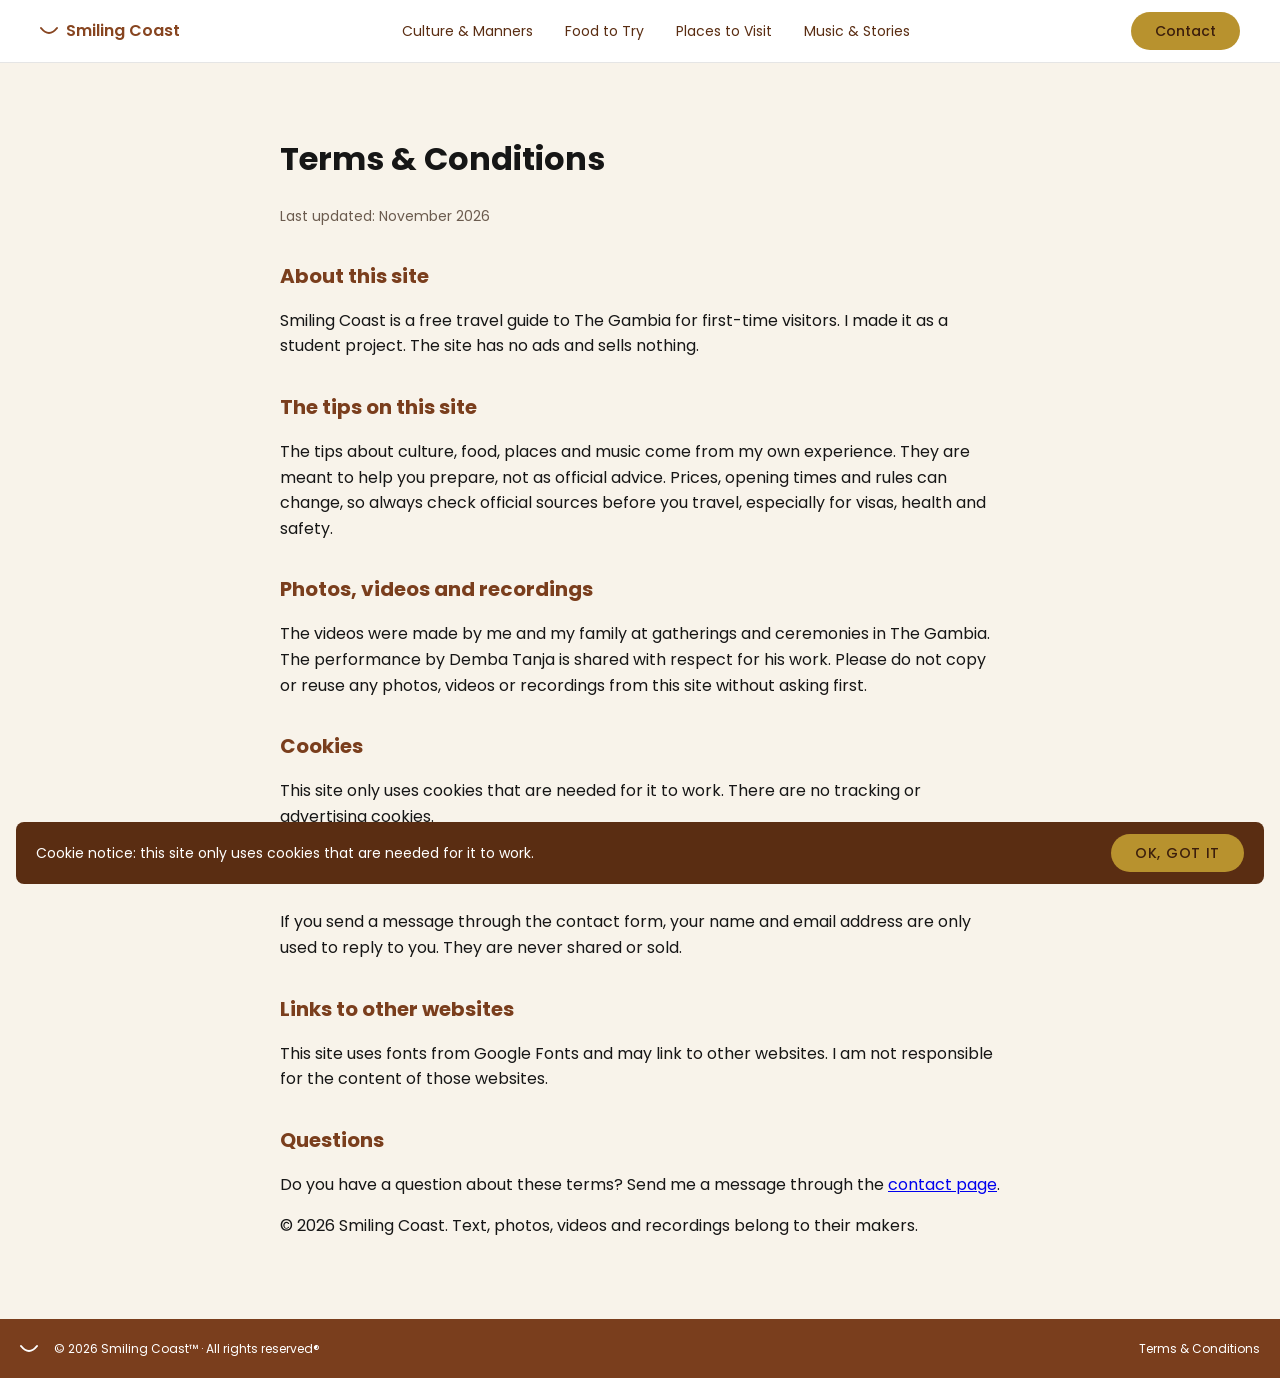
<file: terms.html>
<!DOCTYPE html>
<html lang="en">
<head>
	<meta charset="utf-8">
	<meta name="viewport" content="width=device-width, initial-scale=1">
	<meta name="description" content="Terms and conditions of Smiling Coast, a free student travel guide to The Gambia: use of information, photos, cookies and the contact form.">
	<meta name="keywords" content="Smiling Coast, terms and conditions, Gambia travel guide, cookies, privacy">
	<meta name="author" content="M. Juwara">
	<title>Terms &amp; Conditions | Smiling Coast</title>
	<link rel="icon" type="image/svg+xml" href="img/favicon.svg">
	<link rel="stylesheet" type="text/css" href="https://fonts.googleapis.com/css2?family=Poppins:wght@400;500;600&amp;family=Vast+Shadow&amp;display=swap">
	<link rel="stylesheet" type="text/css" href="css/style.css">
</head>
<body>
	<header class="site-header">
		<a class="logo" href="index.html">
			<svg class="logo-svg" width="18" height="10" viewBox="0 0 18 10"><path d="M1 2 Q9 12 17 2" fill="none" stroke="currentColor" stroke-width="2" stroke-linecap="round"/></svg>
			Smiling Coast
		</a>
		<nav class="site-nav">
			<ul>
				<li><a href="culture.html">Culture &amp; Manners</a></li>
				<li><a href="food.html">Food to Try</a></li>
				<li><a href="place.html">Places to Visit</a></li>
				<li><a href="music.html">Music &amp; Stories</a></li>
			</ul>
		</nav>
		<a class="btn" href="contact.html">Contact</a>
	</header>

	<main class="terms-page">
		<h1>Terms &amp; Conditions</h1>
		<p class="terms-date">Last updated: November 2026</p>

		<section class="terms-section">
			<h2>About this site</h2>
			<p>Smiling Coast is a free travel guide to The Gambia for first-time visitors. I made it as a student project. The site has no ads and sells nothing.</p>
		</section>

		<section class="terms-section">
			<h2>The tips on this site</h2>
			<p>The tips about culture, food, places and music come from my own experience. They are meant to help you prepare, not as official advice. Prices, opening times and rules can change, so always check official sources before you travel, especially for visas, health and safety.</p>
		</section>

		<section class="terms-section">
			<h2>Photos, videos and recordings</h2>
			<p>The videos were made by me and my family at gatherings and ceremonies in The Gambia. The performance by Demba Tanja is shared with respect for his work. Please do not copy or reuse any photos, videos or recordings from this site without asking first.</p>
		</section>

		<section class="terms-section">
			<h2>Cookies</h2>
			<p>This site only uses cookies that are needed for it to work. There are no tracking or advertising cookies.</p>
		</section>

		<section class="terms-section">
			<h2>The contact form</h2>
			<p>If you send a message through the contact form, your name and email address are only used to reply to you. They are never shared or sold.</p>
		</section>

		<section class="terms-section">
			<h2>Links to other websites</h2>
			<p>This site uses fonts from Google Fonts and may link to other websites. I am not responsible for the content of those websites.</p>
		</section>

		<section class="terms-section">
			<h2>Questions</h2>
			<p>Do you have a question about these terms? Send me a message through the <a href="contact.html">contact page</a>.</p>
			<p>&copy; 2026 Smiling Coast. Text, photos, videos and recordings belong to their makers.</p>
		</section>
	</main>

	<footer class="site-footer">
		<p class="footer-info">
			<svg class="logo-icon" width="18" height="10" viewBox="0 0 18 10"><path d="M1 2 Q9 12 17 2" fill="none" stroke="currentColor" stroke-width="2" stroke-linecap="round"/></svg>
			<span class="footer-copy">&copy; 2026 Smiling Coast&trade; &middot; All rights reserved&reg;</span>
		</p>
		<ul class="footer-links">
			<li><a href="terms.html">Terms &amp; Conditions</a></li>
		</ul>
	</footer>

	<aside class="cookies" id="cookies">
		<p>Cookie notice: this site only uses cookies that are needed for it to work.</p>
		<a class="btn" href="#cookies">OK, got it</a>
	</aside>
</body>
</html>
</file>
<file: css/style.css>
* {
	box-sizing: border-box;
}

body {
	margin: 0;
	font-family: "Poppins", Arial, sans-serif;
	font-size: 1rem;
	line-height: 1.6;
	color: #161616;
	background-color: #F8F3EA;
}

img {
	display: block;
	max-width: 100%;
}

figure {
	margin: 0;
}

.visually-hidden {
	position: absolute;
	width: 1px;
	height: 1px;
	overflow: hidden;
	text-indent: -9999px;
}

.btn,
.btn:visited {
	display: inline-block;
	padding: 0.5rem 1.5rem;
	background-color: #B8922E;
	color: #3B1E0C;
	font-size: 0.875rem;
	font-weight: 500;
	text-decoration: none;
	border-radius: 2rem;
}

.btn:hover,
.btn:focus,
.btn:active {
	background-color: #5A2D12;
	color: #FFFFFF;
}


.site-header {
	display: flex;
	justify-content: space-between;
	align-items: center;
	padding: 0.75rem 2.5rem;
	background-color: #FFFFFF;
	border-width: 0 0 1px;
	border-style: solid;
	border-color: #E5E5E5;
}

.logo {
	display: flex;
	align-items: center;
	gap: 0.5rem;
	color: #874520;
	font-weight: 600;
	text-decoration: none;
}

.logo-svg {
	color: #874520;
}

.site-nav ul {
	display: flex;
	gap: 2rem;
	margin: 0;
	padding: 0;
	list-style: none;
}

.site-nav li > a,
.site-nav li > a:visited {
	color: #5A2D12;
	font-size: 0.875rem;
	text-decoration: none;
}

.site-nav li > a:hover,
.site-nav li > a:focus,
.site-nav li > a:active {
	color: #B8922E;
	text-decoration: underline;
}

/* The menu link of the page you are on */
.site-nav a[aria-current="page"] {
	padding: 0.375rem 0.75rem;
	background-color: #EBDCC8;
	border-radius: 2rem;
}

.site-nav a.nav-culture {
	padding: 0.375rem 0.75rem;
	background-color: #F0DCC8;
	border-radius: 2rem;
}

.site-nav a.nav-food {
	padding: 0.375rem 0.75rem;
	background-color: #DBF1E3;
	border-radius: 2rem;
}

.site-nav a.nav-place {
	padding: 0.375rem 0.75rem;
	background-color: #FBF0C8;
	border-radius: 2rem;
}

.site-nav a.nav-music {
	padding: 0.375rem 0.75rem;
	background-color: #FBE3CC;
	border-radius: 2rem;
}


.site-footer {
	overflow: hidden;
	padding: 1.25rem;
	background-color: #7A3E1D;
	color: #FFFFFF;
	font-size: 0.75rem;
}

.footer-info {
	float: left;
	display: flex;
	align-items: center;
	gap: 1rem;
	margin: 0;
}

.footer-links {
	float: right;
	margin: 0;
	padding: 0;
	list-style: none;
}

.footer-links a,
.footer-links a:visited {
	color: #FFFFFF;
	text-decoration: none;
}

.footer-links a:hover,
.footer-links a:focus,
.footer-links a:active {
	text-decoration: underline;
}


.cookies {
	position: fixed;
	right: 1rem;
	bottom: 1rem;
	left: 1rem;
	z-index: 9999;
	display: flex;
	justify-content: space-between;
	align-items: center;
	gap: 1rem;
	padding: 0.75rem 1.25rem;
	background-color: #5A2D12;
	color: #FFFFFF;
	font-size: 0.875rem;
	border-radius: 0.5rem;
}

.cookies p {
	margin: 0;
}

.cookies .btn {
	text-transform: uppercase;
	letter-spacing: 0.05em;
}

.cookies:target {
	display: none;
}

.media-h2 {
	margin: 0.25rem 0 0;
	color: #3B1E0C;
	font-family: "Vast Shadow", Georgia, serif;
	font-size: 1.75rem;
	font-weight: 400;
}

.hero {
	display: flex;
	align-items: center;
	gap: 4rem;
	max-width: 82rem;
	margin: 0 auto;
	padding: 3rem 2.5rem 2rem;
}

.hero-image,
.hero-content {
	flex: 1;
}

.hero-image img {
	width: 100%;
	height: 23rem;
	object-fit: cover;
	border-radius: 0.5rem;
}

.hero h1 {
	margin: 0 0 1.25rem;
	font-family: "Vast Shadow", Georgia, serif;
	font-size: 2.75rem;
	font-weight: 400;
	line-height: 1.2;
}

.hero-text {
	margin: 0 0 1.5rem;
	font-size: 1.25rem;
	font-weight: 500;
	word-spacing: 0.05em;
}

.explore {
	max-width: 82rem;
	margin: 0 auto;
	padding: 2rem 2.5rem;
}

.card-grid {
	display: grid;
	grid-template-columns: repeat(4, 1fr);
	gap: 1.5rem;
	margin: 0;
	padding: 0;
	list-style: none;
}

.card {
	display: flex;
	flex-direction: column;
	align-items: flex-start;
	gap: 0.5rem;
	height: 100%;
	padding: 1.5rem;
	background-color: #FFFFFF;
	color: #5A2D12;
	text-decoration: none;
	border-radius: 0.75rem;
}


.card-icon {
	display: flex;
	justify-content: center;
	align-items: center;
	width: 3.5rem;
	height: 3.5rem;
	font-size: 1.5rem;
	border-radius: 50%;
}

.card-grid > li:nth-child(1) .card-icon {
	background-color: #EED9C4;
}

.card-grid > li:nth-child(2) .card-icon {
	background-color: #D5EDE2;
}

.card-grid > li:nth-child(3) .card-icon {
	background-color: #F5EDB8;
}

.card-grid > li:nth-child(4) .card-icon {
	background-color: #F5DCC4;
}

.card-label {
	margin: 0.25rem 0 0;
	font-size: 1rem;
	font-weight: 600;
}

.card-text {
	flex: 1;
	margin: 0;
	color: #161616;
	font-size: 0.875rem;
}

.card-more {
	color: #874520;
	font-size: 0.8125rem;
	font-weight: 600;
}

.card:hover .card-label,
.card:focus .card-label,
.card:active .card-label {
	text-decoration: underline;
}


.market {
	overflow: hidden;
	max-width: 82rem;
	margin: 0 auto;
	padding: 3rem 2.5rem;
}

.market-image {
	float: right;
	width: 50%;
	margin-left: 4rem;
}

.market-image img {
	width: 100%;
	height: 24rem;
	object-fit: cover;
	border-radius: 0.5rem;
}

.market .media-h2 {
	margin-bottom: 1rem;
}

.market-text {
	margin: 0;
	font-size: 1.125rem;
	font-weight: 500;
}

.market-text::first-letter {
	color: #5A2D12;
	font-weight: 600;
}

.market-more a,
.market-more a:visited {
	color: #874520;
	font-weight: 600;
	text-decoration: none;
}

.market-more a:hover,
.market-more a:focus,
.market-more a:active {
	text-decoration: underline;
}


/* Culture, Food and Places pages */

.culture-intro {
	max-width: 85rem;
	margin: 0 auto;
	padding: 2rem 2.5rem;
}

.culture-h1 {
	font-family: "Vast Shadow", Georgia, serif;
	font-size: 2.125rem;
	font-weight: 400;
}

.culture-intro p {
	max-width: 37.5rem;
	font-weight: 500;
	font-size: 20px;
}

.greetings-list {
	display: grid;
	grid-template-columns: repeat(3, 1fr);
	gap: 2rem;
	max-width: 85rem;
	margin: 0 auto;
	padding: 0 2.5rem 4rem;
	list-style: none;
}

.greetings-card {
	height: 100%;
	overflow: hidden;
	background-color: #FFFFFF;
	border-radius: 0.5rem;
}

.greetings-card img {
	width: 100%;
	height: 18.75rem;
	object-fit: cover;
}

.greetings-card h3 {
	margin: 1rem 1rem 0.5rem;
	color: #7A3E1D;
	font-size: 1rem;
	font-weight: 600;
}

.greetings-card p {
	margin: 0 1rem 1.25rem;
	font-size: 0.8125rem;
	line-height: 1.5rem;
}

.food-list .greetings-card img {
	height: auto;
	aspect-ratio: 1 / 1;
}


/* Music page */

.music-hero {
	display: flex;
	justify-content: space-between;
	align-items: center;
	gap: 4rem;
	width: 94%;
	max-width: 80rem;
	margin: 2rem auto 0;
	padding: 2.5rem 4rem;
	background-color: #FBE3CC;
	color: #161616;
	border-radius: 1rem;
}

.music-hero-text {
	max-width: 32rem;
}

.music-h1 {
	margin: 0.5rem 0 1rem;
	font-family: "Vast Shadow", Georgia, serif;
	font-size: 2.5rem;
	font-weight: 400;
	line-height: 1.2;
}

.music-hero-text strong {
	color: #2B2420;
}

.hero-video {
	display: block;
	max-width: 50%;
	height: 24rem;
	border-radius: 0.75rem;
}

.griot-box {
	width: 94%;
	max-width: 80rem;
	margin: 2rem auto 0;
	padding: 1.5rem 2rem;
	background-color: #FFFFFF;
	border-left: 0.25rem solid #B8922E;
	border-radius: 0.75rem;
}

.griot-box h2 {
	margin: 0 0 0.5rem;
	color: #3B1E0C;
	font-family: "Vast Shadow", Georgia, serif;
	font-size: 1.25rem;
	font-weight: 400;
}

.griot-box p {
	max-width: 50rem;
	margin: 0;
}

.media-section {
	max-width: 85rem;
	margin: 0 auto;
	padding: 4rem 2.5rem 0;
}

.media-section:last-child {
	padding-bottom: 5rem;
}

.media-intro {
	margin: 0.25rem 0 1.5rem;
	color: #874520;
	font-size: 0.875rem;
}

.video-grid,
.photo-row {
	margin: 0;
	padding: 0;
	list-style: none;
}

.media-card {
	height: 100%;
	overflow: hidden;
	background-color: #FFFFFF;
	border-radius: 0.75rem;
}

.media-card img,
.media-card video {
	display: block;
	width: 100%;
}

.media-card h3 {
	margin: 0;
	padding: 1rem;
	color: #5A2D12;
	font-size: 1rem;
	font-weight: 600;
}

.media-card p {
	margin: 0;
	padding: 0 1rem 1rem;
	font-size: 0.875rem;
}

.media-card figcaption {
	padding: 1rem;
	font-size: 0.875rem;
}


.media-card figcaption strong {
	display: block;
	margin-bottom: 0.25rem;
	color: #5A2D12;
	font-size: 1rem;
}


.video-grid {
	display: grid;
	grid-template-columns: repeat(3, 1fr);
	gap: 1.5rem;
}

.video-grid video {
	height: 24rem;
	object-fit: cover;
}

.photo-row {
	display: flex;
	gap: 1.5rem;
}

.photo-tall {
	flex: 2;
}

.photo-wide {
	flex: 4.5;
}


/* Contact page */

.contact-intro,
.contact-layout {
	max-width: 85rem;
	margin: 0 auto;
	padding: 2.5rem 2.5rem 0;
}

.contact-intro p:last-child {
	max-width: 30rem;
	font-weight: 500;	
}

.contact-layout {
	display: grid;
	grid-template-columns: 1fr 1fr;
	gap: 3rem;
	padding-top: 1rem;
	padding-bottom: 5rem;
}

.contact-form fieldset {
	display: grid;
	grid-template-columns: 1fr 1fr;
	gap: 1rem 1.25rem;
	margin: 0;
	padding: 0;
	border-width: 0;
}

.field {
	margin: 0;
}


.field-full {
	grid-column: span 2;
	margin: 0;
}

.field label {
	display: block;
	margin-bottom: 0.375rem;
	font-size: 0.8125rem;
	font-weight: 500;
}

.field input,
.field textarea {
	width: 100%;
	padding: 0.625rem 0.75rem;
	font-family: inherit;
	font-size: 0.875rem;
	background-color: #FFFFFF;
	border-width: 1px;
	border-style: solid;
	border-color: #EBDCC8;
	border-radius: 0.375rem;
}

.field input:focus,
.field textarea:focus {
	border-color: #874520;
}

.contact-form .btn {
	font-family: inherit;
	border-width: 0;
	cursor: pointer;
}

.contact-label {
	margin: 0 0 1rem;
	color: #874520;
	font-size: 0.6875rem;
	font-weight: 600;
	letter-spacing: 0.1em;
	text-align: left;
	text-transform: uppercase;
}

.contact-info address {
	padding-bottom: 1.5rem;
	font-style: normal;
	border-bottom: 1px solid #EBDCC8;
}

.contact-list {
	margin: 0;
	padding: 0;
	list-style: none;
}


.contact-list li {
	display: flex;
	align-items: center;
	gap: 0.75rem;
	margin-bottom: 0.75rem;
	font-size: 0.875rem;
	line-height: 1.3;
}

.contact-icon {
	display: flex;
	justify-content: center;
	align-items: center;
	width: 2.25rem;
	height: 2.25rem;
	color: #874520;
	background-color: #EBDCC8;
	border-radius: 50%;
}

.contact-small {
	color: #874520;
	font-size: 0.6875rem;
}

.contact-list a,
.contact-list a:visited {
	color: inherit;
	text-decoration: none;
}

.contact-list a:hover,
.contact-list a:focus {
	text-decoration: underline;
}


.hours-table {
	width: 100%;
	margin-top: 1.5rem;
	border-collapse: collapse;
	font-size: 0.8125rem;
}

.hours-table th,
.hours-table td {
	padding: 0.5rem 0.75rem;
}

.hours-table th {
	font-weight: 400;
	text-align: left;
}

.hours-table td {
	font-weight: 600;
	text-align: right;
}

.hours-table .closed {
	color: #874520;
	font-weight: 400;
}

.hours-table tbody tr:nth-child(even) {
	background-color: #CFF;
}

.hours-table tbody tr:nth-child(odd) {
	background-color: #FFF;
}

.contact-map {
	display: block;
	width: 100%;
	height: 12rem;
	margin-top: 1.5rem;
	border-width: 0;
	border-radius: 0.75rem;
}


/* Terms page */
.terms-page {
	max-width: 48rem;
	margin: 0 auto;
	padding: 3rem 1.5rem 4rem;
}


.terms-date {
	color: #6B5B4E;
	font-size: 0.875rem;
}

.terms-section {
	margin-top: 2rem;
}

.terms-section h2 {
	margin-bottom: 0.5rem;
	font-size: 1.25rem;
	color: #7A3E1D;
}

@media (max-width: 1024px) {
	.site-header {
		padding: 0.75rem 2rem;
	}

	.site-nav ul {
		gap: 1.25rem;
	}

	/* Footer: no floats, everything in the middle */
	.site-footer {
		text-align: center;
	}

	.footer-info,
	.footer-links {
		float: none;
		justify-content: center;
	}

	.footer-links {
		margin-top: 0.75rem;
	}

	/* Home */
	.hero h1 {
		font-size: 2.25rem;
	}

	.hero {
		gap: 2.5rem;
		padding: 2rem;
	}

	.hero-image img {
		height: 19rem;
	}

	.explore {
		padding: 1.5rem 2rem;
	}

	.card-grid {
		grid-template-columns: repeat(2, 1fr);
	}

	.market {
		padding: 2.5rem 2rem;
	}

	.market-image {
		margin-left: 2.5rem;
	}

	.market-image img {
		height: 16rem;
	}

	/* Culture, Food and Places */
	.culture-intro,
	.greetings-list {
		padding-left: 1rem;
		padding-right: 1rem;
	}

	.greetings-list {
		grid-template-columns: repeat(2, 1fr);
	}

	/* Music */
	.music-hero,
	.griot-box {
		width: 96%;
	}

	.music-hero {
		gap: 2rem;
		padding: 2rem;
	}

	.media-section {
		padding-left: 1rem;
		padding-right: 1rem;
	}

	.video-grid {
		gap: 1rem;
	}

	/* Contact */
	.contact-intro,
	.contact-layout {
		padding-left: 1rem;
		padding-right: 1rem;
	}

	.contact-layout {
		gap: 2rem;
	}
}


/* Phone */
@media (max-width: 768px) {
	.site-header {
		flex-direction: column;
		gap: 0.75rem;
		padding: 0.75rem 1rem;
	}

	.site-nav ul {
		flex-wrap: wrap;
		justify-content: center;
		gap: 0.5rem 1rem;
	}

	.cookies {
		flex-direction: column;
		text-align: center;
	}

	
	.hero {
		flex-direction: column;
		gap: 1.5rem;
		padding: 1.5rem 1.25rem;
	}

	.hero h1 {
		font-size: 1.75rem;
	}

	.hero-image img,
	.market-image img {
		height: 14rem;
	}

	.hero-text,
	.market-text {
		font-size: 1.25rem;
	}

	.explore {
		padding: 1.5rem 1.25rem;
	}

	.card-grid {
		grid-template-columns: 1fr;
	}

	.market {
		padding: 2rem 1.25rem;
	}

	.market-image {
		float: none;
		width: 100%;
		margin: 0 0 1.5rem;
	}


	.greetings-list {
		grid-template-columns: 1fr;
	}

	.music-hero {
		flex-direction: column;
		padding: 1.5rem;
	}

	.music-h1 {
		font-size: 1.75rem;
	}

	.hero-video {
		max-width: 100%;
		height: 22rem;
	}

	.griot-box {
		padding: 1.25rem;
	}

	.media-section {
		padding-top: 3rem;
	}

	.video-grid {
		grid-template-columns: 1fr;
	}

	.video-grid video {
		height: 18rem;
	}

	.photo-row {
		flex-direction: column;
	}


	.contact-layout,
	.contact-form fieldset {
		grid-template-columns: 1fr;
	}

	.field-full {
		grid-column: auto;
	}
}

@media (min-width: 769px) {
	.site-header {
		flex-direction: row;
	}
}
</file>
